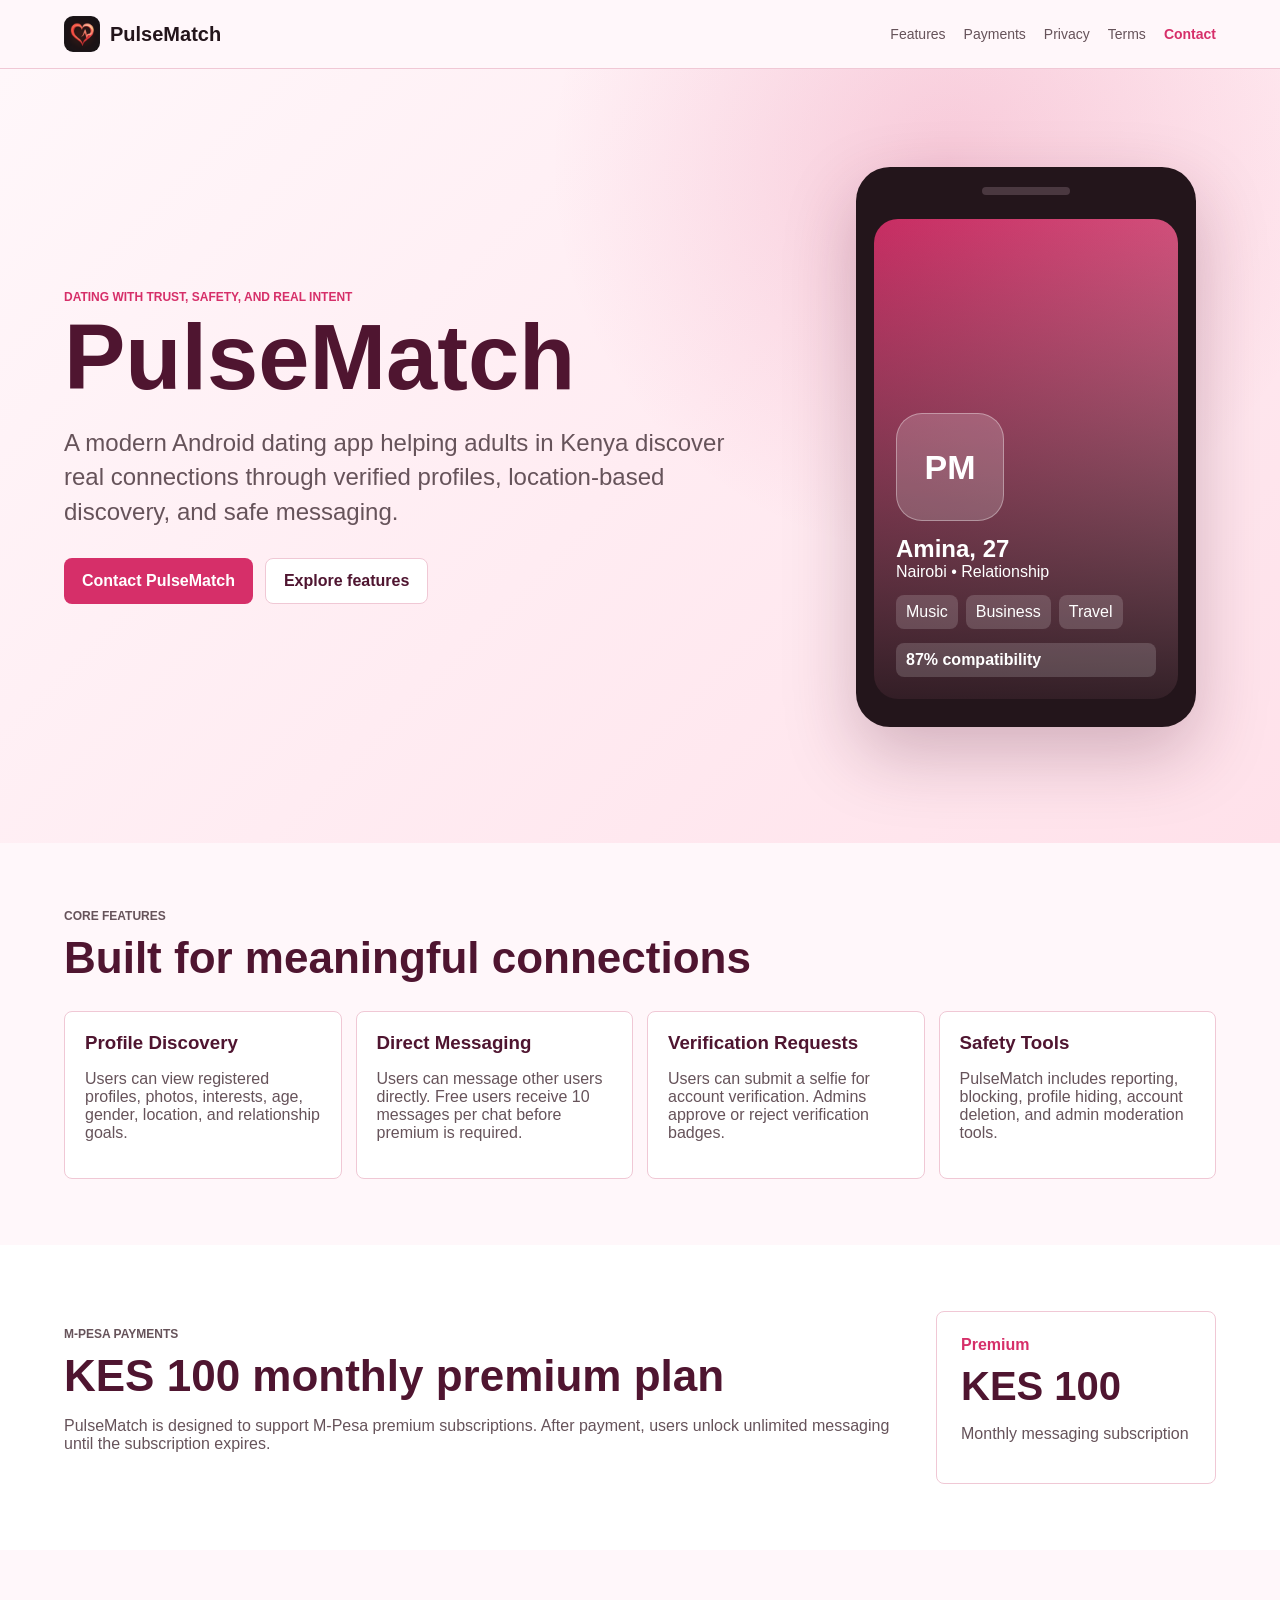
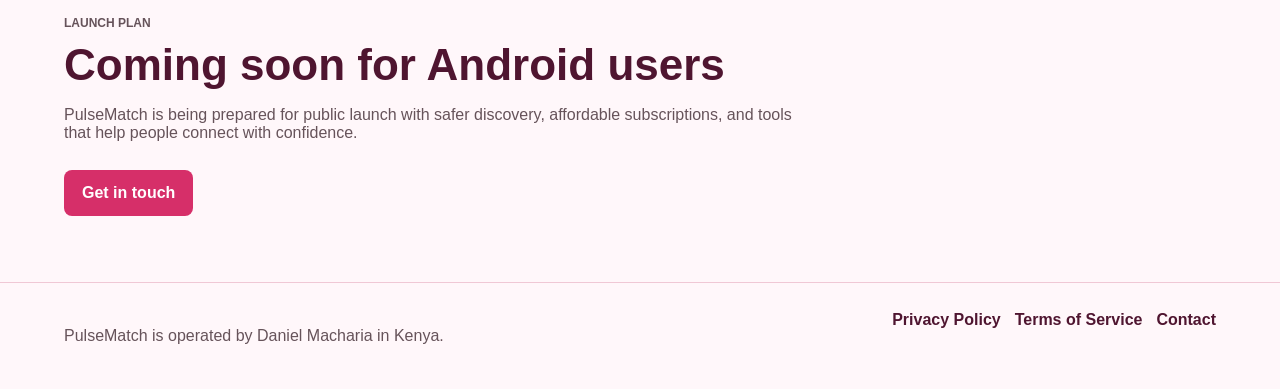
<file: pulsematch-website/index.html>
<!doctype html>
<html lang="en">
<head>
  <meta charset="utf-8">
  <meta name="viewport" content="width=device-width, initial-scale=1">
  <title>PulseMatch - Verified Dating in Kenya</title>
  <meta name="description" content="PulseMatch is a mobile dating app for meaningful connections, verified profiles, and safe messaging in Kenya.">
  <link rel="icon" href="assets/pulsematch-icon.png">
  <link rel="stylesheet" href="styles.css">
</head>
<body>
  <header class="site-header">
    <a class="brand" href="index.html">
      <img src="assets/pulsematch-icon.png" alt="PulseMatch logo">
      <span>PulseMatch</span>
    </a>
    <nav>
      <a href="#features">Features</a>
      <a href="#payments">Payments</a>
      <a href="privacy.html">Privacy</a>
      <a href="terms.html">Terms</a>
      <a class="nav-cta" href="contact.html">Contact</a>
    </nav>
  </header>

  <main>
    <section class="hero">
      <div class="hero-copy">
        <p class="eyebrow">Dating with trust, safety, and real intent</p>
        <h1>PulseMatch</h1>
        <p class="lead">A modern Android dating app helping adults in Kenya discover real connections through verified profiles, location-based discovery, and safe messaging.</p>
        <div class="hero-actions">
          <a class="primary-button" href="contact.html">Contact PulseMatch</a>
          <a class="secondary-button" href="#features">Explore features</a>
        </div>
      </div>
      <div class="phone-preview" aria-label="PulseMatch app preview">
        <div class="phone-top"></div>
        <div class="profile-card">
          <div class="profile-photo">
            <span>PM</span>
          </div>
          <div>
            <h2>Amina, 27</h2>
            <p>Nairobi • Relationship</p>
          </div>
          <div class="tags">
            <span>Music</span>
            <span>Business</span>
            <span>Travel</span>
          </div>
          <div class="match-score">87% compatibility</div>
        </div>
      </div>
    </section>

    <section id="features" class="section">
      <div class="section-heading">
        <p class="eyebrow">Core Features</p>
        <h2>Built for meaningful connections</h2>
      </div>
      <div class="feature-grid">
        <article>
          <h3>Profile Discovery</h3>
          <p>Users can view registered profiles, photos, interests, age, gender, location, and relationship goals.</p>
        </article>
        <article>
          <h3>Direct Messaging</h3>
          <p>Users can message other users directly. Free users receive 10 messages per chat before premium is required.</p>
        </article>
        <article>
          <h3>Verification Requests</h3>
          <p>Users can submit a selfie for account verification. Admins approve or reject verification badges.</p>
        </article>
        <article>
          <h3>Safety Tools</h3>
          <p>PulseMatch includes reporting, blocking, profile hiding, account deletion, and admin moderation tools.</p>
        </article>
      </div>
    </section>

    <section id="payments" class="section split">
      <div>
        <p class="eyebrow">M-Pesa Payments</p>
        <h2>KES 100 monthly premium plan</h2>
        <p>PulseMatch is designed to support M-Pesa premium subscriptions. After payment, users unlock unlimited messaging until the subscription expires.</p>
      </div>
      <div class="payment-card">
        <span>Premium</span>
        <strong>KES 100</strong>
        <p>Monthly messaging subscription</p>
      </div>
    </section>

    <section class="section">
      <div class="section-heading">
        <p class="eyebrow">Launch Plan</p>
        <h2>Coming soon for Android users</h2>
        <p>PulseMatch is being prepared for public launch with safer discovery, affordable subscriptions, and tools that help people connect with confidence.</p>
      </div>
      <a class="primary-button centered" href="contact.html">Get in touch</a>
    </section>
  </main>

  <footer>
    <p>PulseMatch is operated by Daniel Macharia in Kenya.</p>
    <div>
      <a href="privacy.html">Privacy Policy</a>
      <a href="terms.html">Terms of Service</a>
      <a href="contact.html">Contact</a>
    </div>
  </footer>
</body>
</html>
</file>
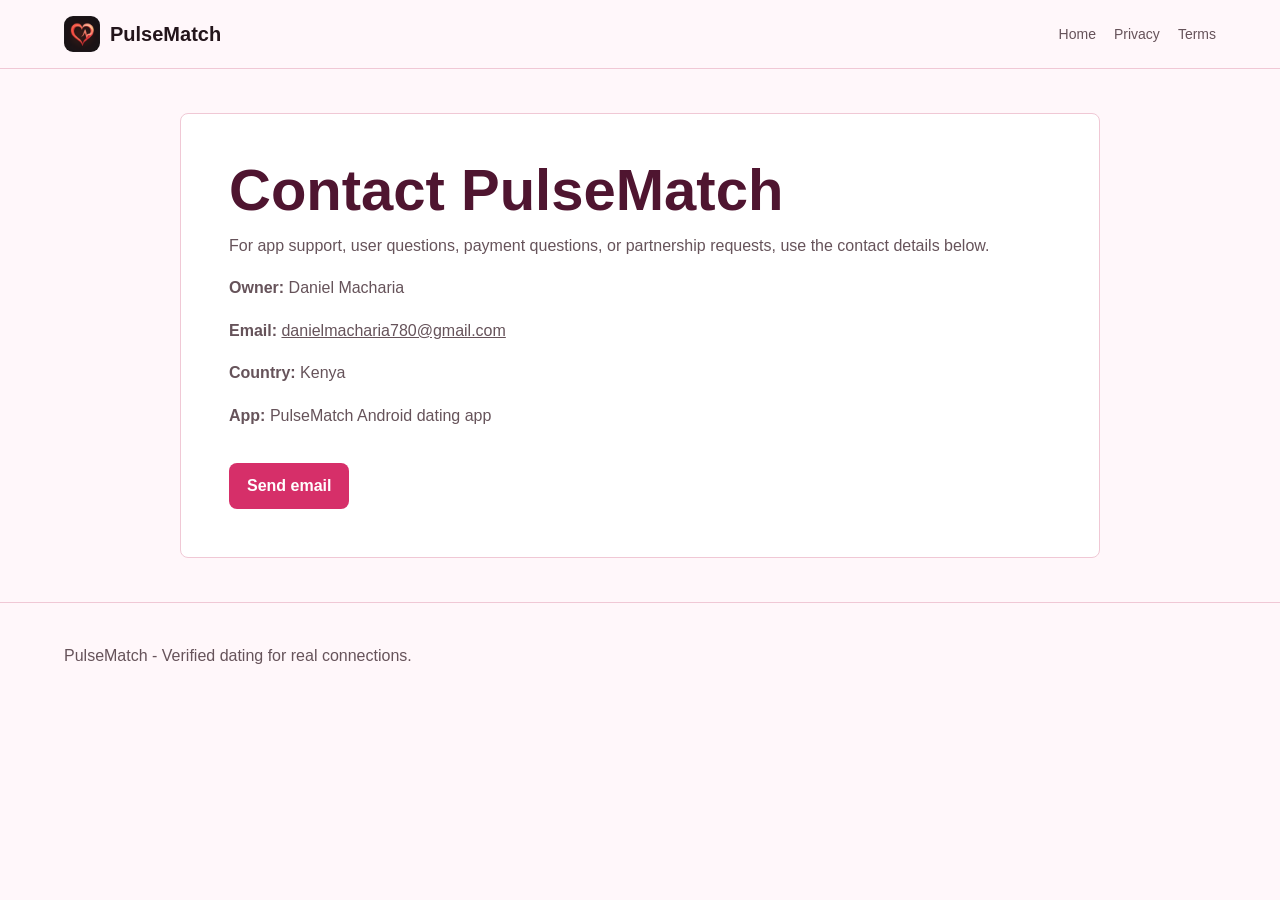
<file: pulsematch-website/contact.html>
<!doctype html>
<html lang="en">
<head>
  <meta charset="utf-8">
  <meta name="viewport" content="width=device-width, initial-scale=1">
  <title>Contact - PulseMatch</title>
  <link rel="icon" href="assets/pulsematch-icon.png">
  <link rel="stylesheet" href="styles.css">
</head>
<body>
  <header class="site-header">
    <a class="brand" href="index.html"><img src="assets/pulsematch-icon.png" alt="PulseMatch logo"><span>PulseMatch</span></a>
    <nav><a href="index.html">Home</a><a href="privacy.html">Privacy</a><a href="terms.html">Terms</a></nav>
  </header>
  <main class="document contact-card">
    <h1>Contact PulseMatch</h1>
    <p>For app support, user questions, payment questions, or partnership requests, use the contact details below.</p>
    <p><strong>Owner:</strong> Daniel Macharia</p>
    <p><strong>Email:</strong> <a href="mailto:danielmacharia780@gmail.com">danielmacharia780@gmail.com</a></p>
    <p><strong>Country:</strong> Kenya</p>
    <p><strong>App:</strong> PulseMatch Android dating app</p>
    <a class="primary-button" href="mailto:danielmacharia780@gmail.com">Send email</a>
  </main>
  <footer><p>PulseMatch - Verified dating for real connections.</p></footer>
</body>
</html>
</file>
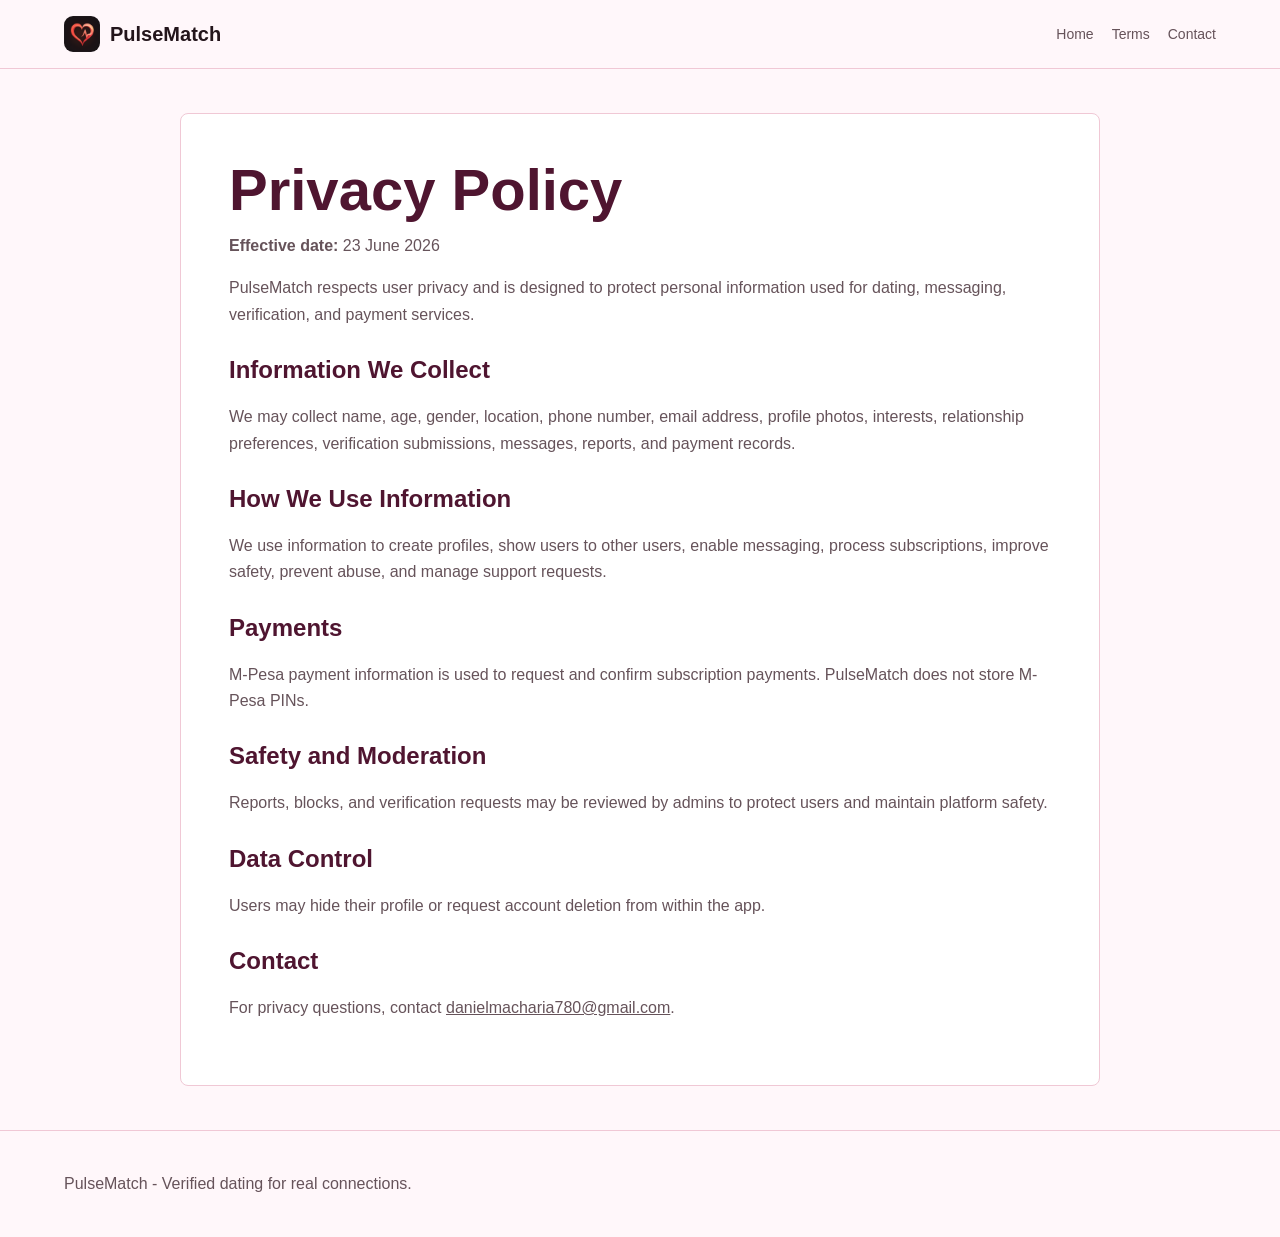
<file: pulsematch-website/privacy.html>
<!doctype html>
<html lang="en">
<head>
  <meta charset="utf-8">
  <meta name="viewport" content="width=device-width, initial-scale=1">
  <title>Privacy Policy - PulseMatch</title>
  <link rel="icon" href="assets/pulsematch-icon.png">
  <link rel="stylesheet" href="styles.css">
</head>
<body>
  <header class="site-header">
    <a class="brand" href="index.html"><img src="assets/pulsematch-icon.png" alt="PulseMatch logo"><span>PulseMatch</span></a>
    <nav><a href="index.html">Home</a><a href="terms.html">Terms</a><a href="contact.html">Contact</a></nav>
  </header>
  <main class="document">
    <h1>Privacy Policy</h1>
    <p><strong>Effective date:</strong> 23 June 2026</p>
    <p>PulseMatch respects user privacy and is designed to protect personal information used for dating, messaging, verification, and payment services.</p>
    <h2>Information We Collect</h2>
    <p>We may collect name, age, gender, location, phone number, email address, profile photos, interests, relationship preferences, verification submissions, messages, reports, and payment records.</p>
    <h2>How We Use Information</h2>
    <p>We use information to create profiles, show users to other users, enable messaging, process subscriptions, improve safety, prevent abuse, and manage support requests.</p>
    <h2>Payments</h2>
    <p>M-Pesa payment information is used to request and confirm subscription payments. PulseMatch does not store M-Pesa PINs.</p>
    <h2>Safety and Moderation</h2>
    <p>Reports, blocks, and verification requests may be reviewed by admins to protect users and maintain platform safety.</p>
    <h2>Data Control</h2>
    <p>Users may hide their profile or request account deletion from within the app.</p>
    <h2>Contact</h2>
    <p>For privacy questions, contact <a href="mailto:danielmacharia780@gmail.com">danielmacharia780@gmail.com</a>.</p>
  </main>
  <footer><p>PulseMatch - Verified dating for real connections.</p></footer>
</body>
</html>
</file>
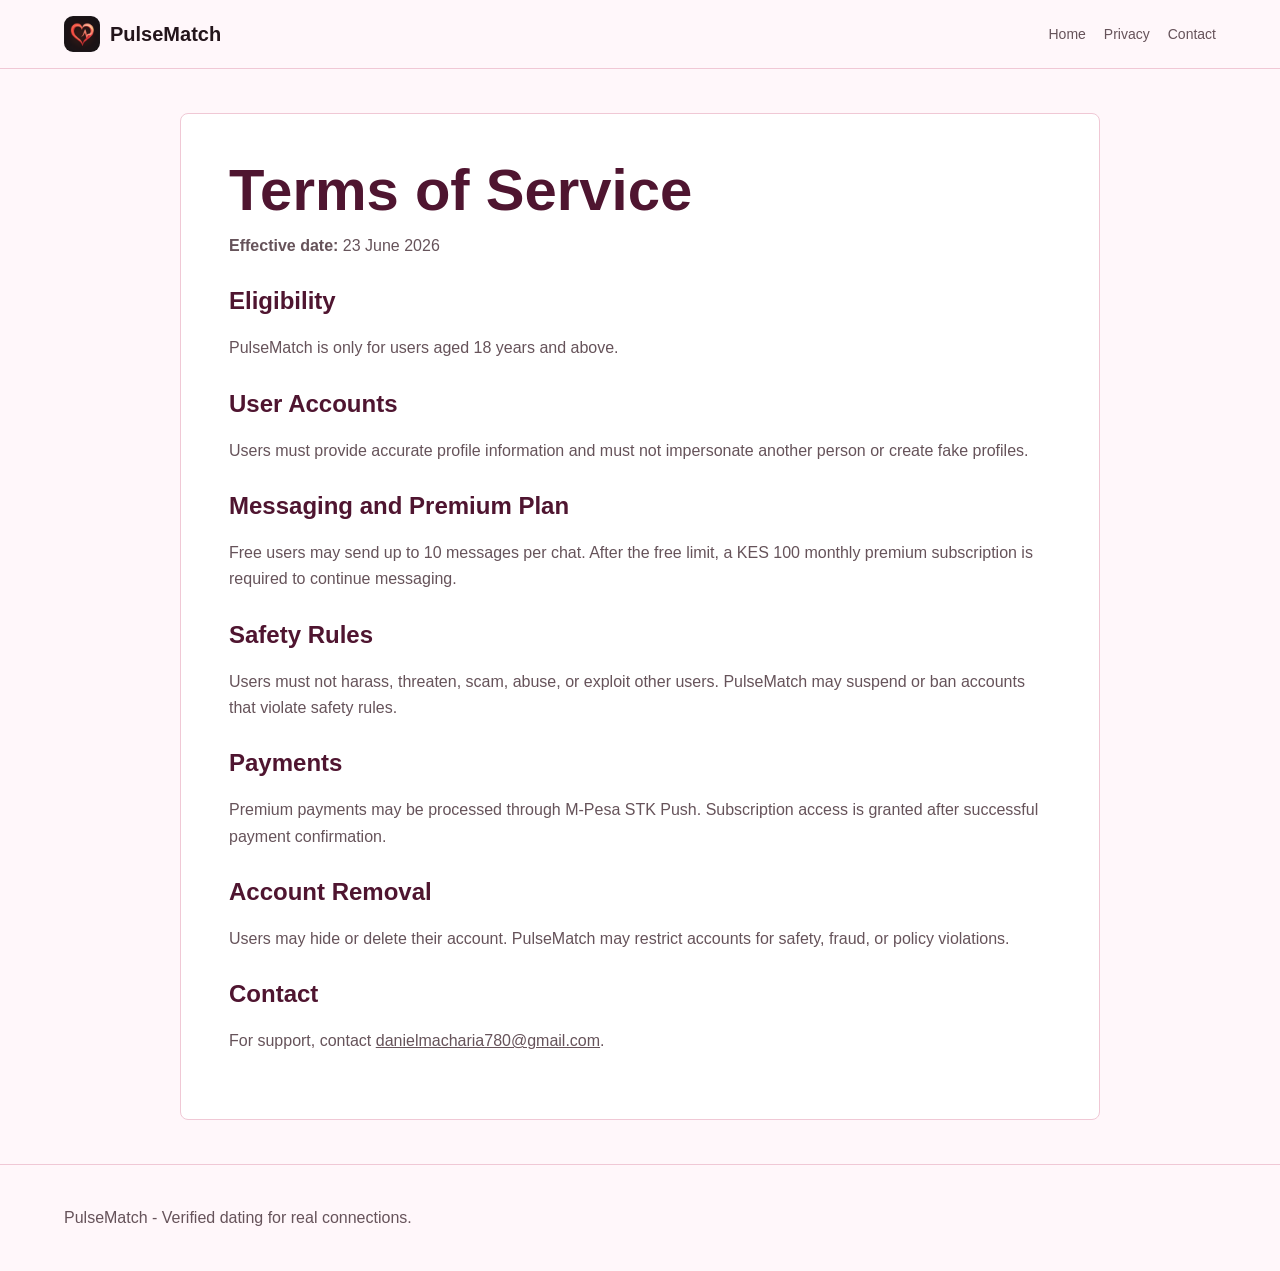
<file: pulsematch-website/terms.html>
<!doctype html>
<html lang="en">
<head>
  <meta charset="utf-8">
  <meta name="viewport" content="width=device-width, initial-scale=1">
  <title>Terms of Service - PulseMatch</title>
  <link rel="icon" href="assets/pulsematch-icon.png">
  <link rel="stylesheet" href="styles.css">
</head>
<body>
  <header class="site-header">
    <a class="brand" href="index.html"><img src="assets/pulsematch-icon.png" alt="PulseMatch logo"><span>PulseMatch</span></a>
    <nav><a href="index.html">Home</a><a href="privacy.html">Privacy</a><a href="contact.html">Contact</a></nav>
  </header>
  <main class="document">
    <h1>Terms of Service</h1>
    <p><strong>Effective date:</strong> 23 June 2026</p>
    <h2>Eligibility</h2>
    <p>PulseMatch is only for users aged 18 years and above.</p>
    <h2>User Accounts</h2>
    <p>Users must provide accurate profile information and must not impersonate another person or create fake profiles.</p>
    <h2>Messaging and Premium Plan</h2>
    <p>Free users may send up to 10 messages per chat. After the free limit, a KES 100 monthly premium subscription is required to continue messaging.</p>
    <h2>Safety Rules</h2>
    <p>Users must not harass, threaten, scam, abuse, or exploit other users. PulseMatch may suspend or ban accounts that violate safety rules.</p>
    <h2>Payments</h2>
    <p>Premium payments may be processed through M-Pesa STK Push. Subscription access is granted after successful payment confirmation.</p>
    <h2>Account Removal</h2>
    <p>Users may hide or delete their account. PulseMatch may restrict accounts for safety, fraud, or policy violations.</p>
    <h2>Contact</h2>
    <p>For support, contact <a href="mailto:danielmacharia780@gmail.com">danielmacharia780@gmail.com</a>.</p>
  </main>
  <footer><p>PulseMatch - Verified dating for real connections.</p></footer>
</body>
</html>
</file>
<file: pulsematch-website/styles.css>
:root {
  --pink: #d62f69;
  --ink: #23151b;
  --muted: #66535a;
  --paper: #fff7fa;
  --panel: #ffffff;
  --line: #f0c8d5;
  --deep: #4f1530;
}

* {
  box-sizing: border-box;
}

body {
  margin: 0;
  font-family: Arial, Helvetica, sans-serif;
  color: var(--ink);
  background: var(--paper);
}

a {
  color: inherit;
}

.site-header {
  position: sticky;
  top: 0;
  z-index: 5;
  display: flex;
  align-items: center;
  justify-content: space-between;
  gap: 20px;
  padding: 16px clamp(18px, 5vw, 72px);
  background: rgba(255, 247, 250, 0.94);
  border-bottom: 1px solid var(--line);
  backdrop-filter: blur(12px);
}

.brand {
  display: inline-flex;
  align-items: center;
  gap: 10px;
  text-decoration: none;
  font-weight: 800;
  font-size: 20px;
}

.brand img {
  width: 36px;
  height: 36px;
  border-radius: 9px;
}

nav {
  display: flex;
  align-items: center;
  gap: 18px;
  font-size: 14px;
}

nav a {
  text-decoration: none;
  color: var(--muted);
}

.nav-cta {
  color: var(--pink);
  font-weight: 700;
}

.hero {
  min-height: 86vh;
  display: grid;
  grid-template-columns: minmax(0, 1fr) 360px;
  align-items: center;
  gap: clamp(28px, 6vw, 80px);
  padding: 46px clamp(18px, 5vw, 72px) 64px;
  background:
    radial-gradient(circle at 74% 12%, rgba(214, 47, 105, 0.18), transparent 34%),
    linear-gradient(135deg, #fff7fa 0%, #ffe1ea 100%);
}

.eyebrow {
  margin: 0 0 10px;
  color: var(--pink);
  font-weight: 800;
  letter-spacing: 0;
  text-transform: uppercase;
  font-size: 12px;
}

h1 {
  margin: 0;
  font-size: clamp(46px, 9vw, 92px);
  line-height: 0.95;
  color: var(--deep);
}

.lead {
  max-width: 680px;
  font-size: clamp(18px, 2.4vw, 24px);
  line-height: 1.45;
  color: var(--muted);
}

.hero-actions {
  display: flex;
  flex-wrap: wrap;
  gap: 12px;
  margin-top: 28px;
}

.primary-button,
.secondary-button {
  display: inline-flex;
  align-items: center;
  justify-content: center;
  min-height: 46px;
  padding: 0 18px;
  border-radius: 8px;
  text-decoration: none;
  font-weight: 800;
}

.primary-button {
  color: #fff;
  background: var(--pink);
}

.secondary-button {
  color: var(--deep);
  border: 1px solid var(--line);
  background: #fff;
}

.phone-preview {
  width: min(100%, 340px);
  min-height: 560px;
  padding: 18px;
  border-radius: 34px;
  background: #23151b;
  box-shadow: 0 28px 70px rgba(79, 21, 48, 0.25);
}

.phone-top {
  width: 88px;
  height: 8px;
  margin: 2px auto 24px;
  border-radius: 999px;
  background: #4a3840;
}

.profile-card {
  min-height: 480px;
  display: flex;
  flex-direction: column;
  justify-content: flex-end;
  gap: 14px;
  padding: 22px;
  border-radius: 24px;
  color: #fff;
  background:
    linear-gradient(to top, rgba(35, 21, 27, 0.92), rgba(35, 21, 27, 0.08)),
    linear-gradient(145deg, #d62f69, #f7a6bc);
}

.profile-photo {
  width: 108px;
  height: 108px;
  border-radius: 26px;
  display: grid;
  place-items: center;
  background: rgba(255, 255, 255, 0.18);
  border: 1px solid rgba(255, 255, 255, 0.35);
  font-size: 34px;
  font-weight: 900;
}

.profile-card h2,
.profile-card p {
  margin: 0;
}

.tags {
  display: flex;
  flex-wrap: wrap;
  gap: 8px;
}

.tags span,
.match-score {
  padding: 8px 10px;
  border-radius: 8px;
  background: rgba(255, 255, 255, 0.16);
}

.match-score {
  font-weight: 800;
}

.section {
  padding: 66px clamp(18px, 5vw, 72px);
}

.section-heading {
  max-width: 740px;
  margin-bottom: 28px;
}

.section h2 {
  margin: 0 0 10px;
  font-size: clamp(28px, 4vw, 44px);
  color: var(--deep);
}

.section p {
  color: var(--muted);
}

.feature-grid {
  display: grid;
  grid-template-columns: repeat(4, minmax(0, 1fr));
  gap: 14px;
}

article,
.payment-card,
.document {
  background: var(--panel);
  border: 1px solid var(--line);
  border-radius: 8px;
}

article {
  padding: 20px;
}

article h3 {
  margin: 0 0 8px;
  color: var(--deep);
}

.split {
  display: grid;
  grid-template-columns: minmax(0, 1fr) 280px;
  gap: 22px;
  align-items: center;
  background: #fff;
}

.payment-card {
  padding: 24px;
}

.payment-card span {
  color: var(--pink);
  font-weight: 800;
}

.payment-card strong {
  display: block;
  margin-top: 10px;
  font-size: 40px;
  color: var(--deep);
}

.centered {
  margin: 0 auto;
}

.document {
  max-width: 920px;
  margin: 44px auto;
  padding: clamp(22px, 5vw, 48px);
}

.document h1 {
  font-size: clamp(34px, 6vw, 58px);
}

.document h2 {
  margin-top: 28px;
  color: var(--deep);
}

.document p {
  color: var(--muted);
  line-height: 1.65;
}

.contact-card .primary-button {
  margin-top: 18px;
}

footer {
  display: flex;
  justify-content: space-between;
  gap: 20px;
  padding: 28px clamp(18px, 5vw, 72px);
  color: var(--muted);
  border-top: 1px solid var(--line);
}

footer div {
  display: flex;
  gap: 14px;
}

footer a {
  color: var(--deep);
  text-decoration: none;
  font-weight: 700;
}

@media (max-width: 880px) {
  .site-header,
  footer {
    align-items: flex-start;
    flex-direction: column;
  }

  nav {
    flex-wrap: wrap;
  }

  .hero,
  .split {
    grid-template-columns: 1fr;
  }

  .phone-preview {
    margin: 0 auto;
  }

  .feature-grid {
    grid-template-columns: 1fr;
  }
}
</file>
